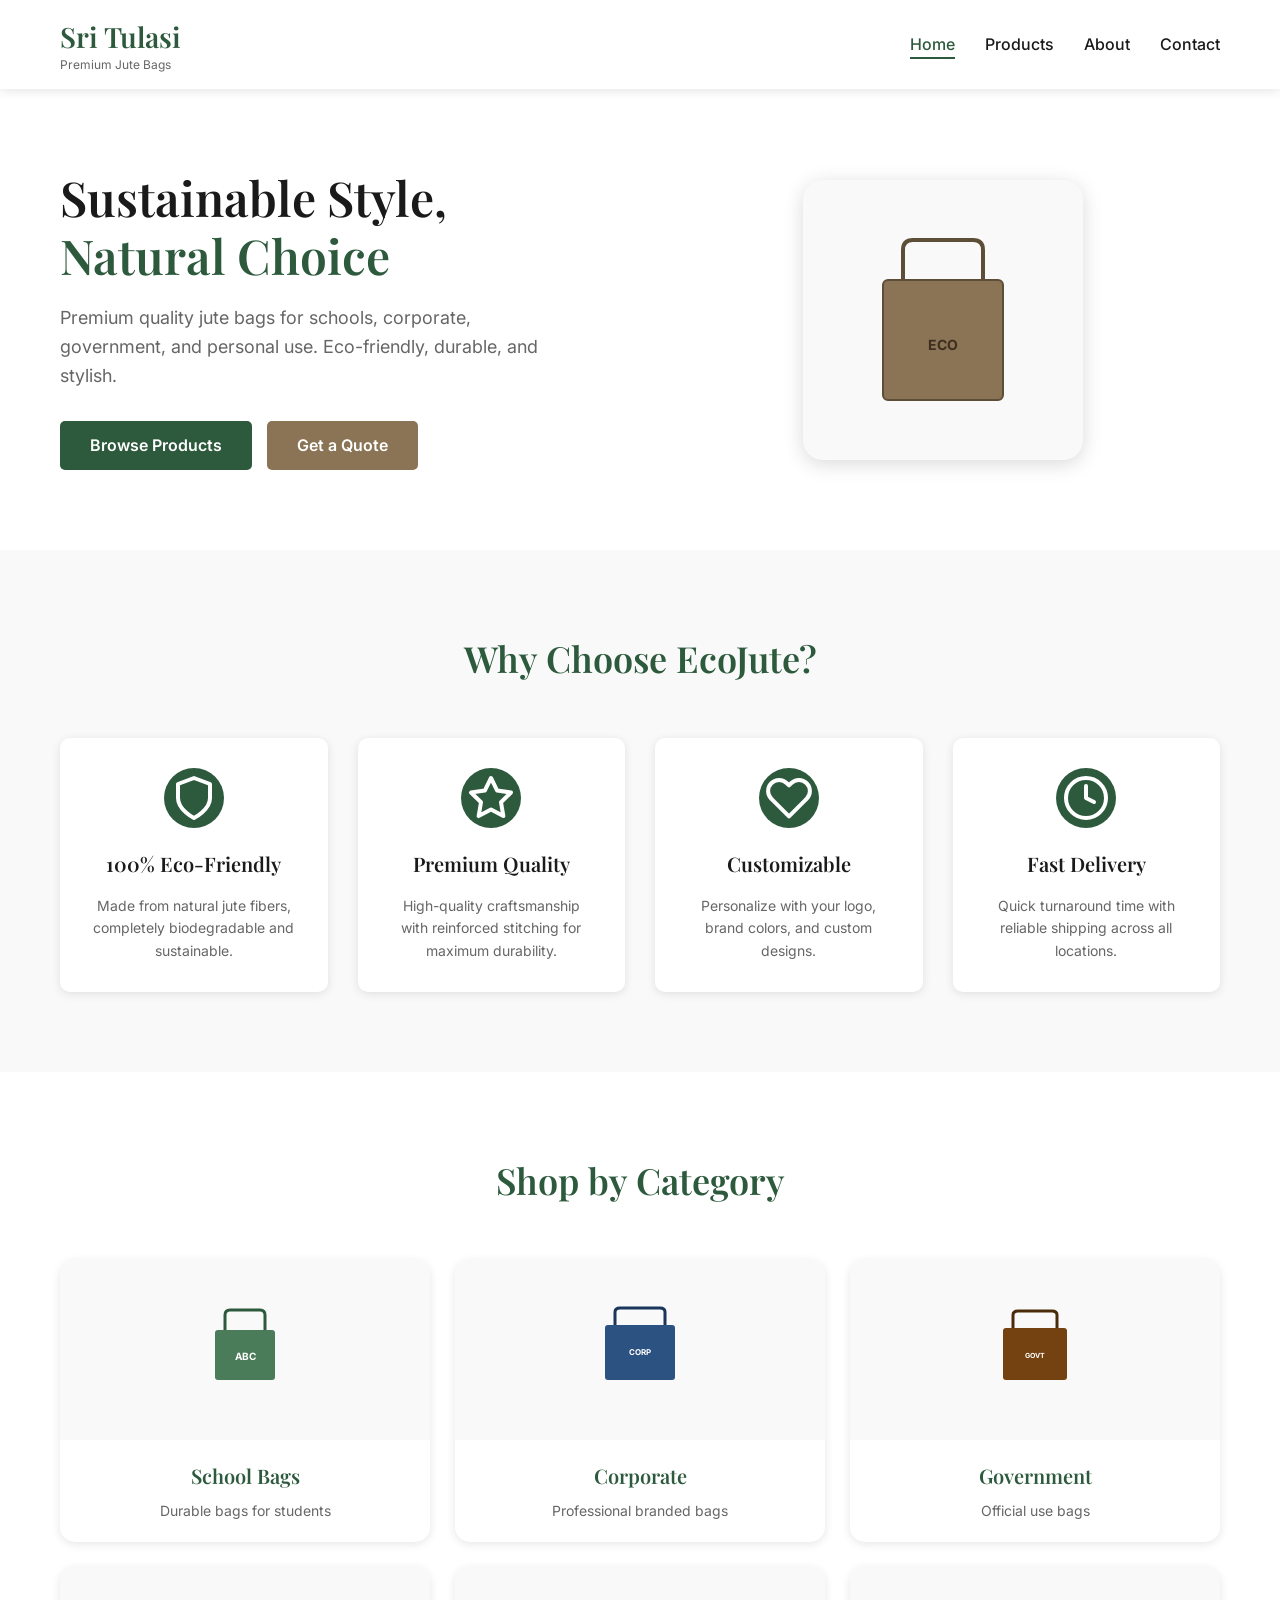
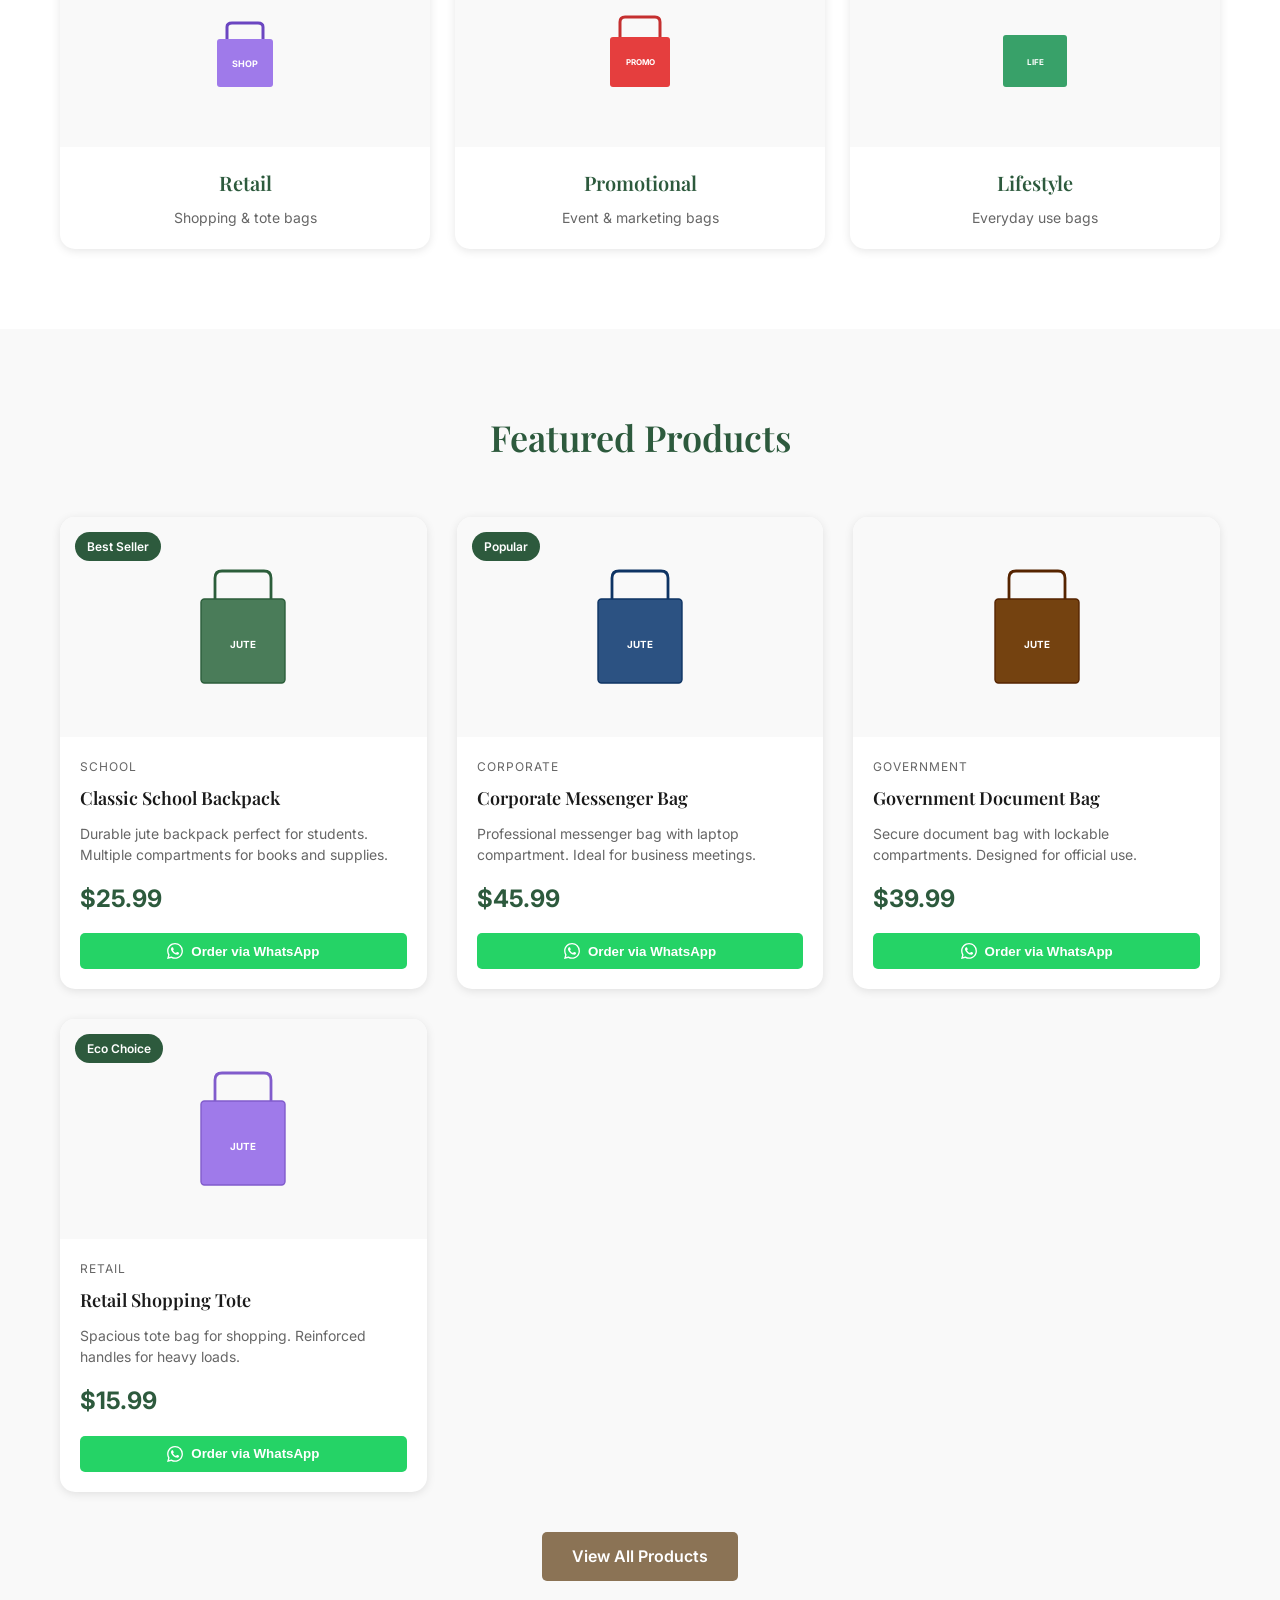
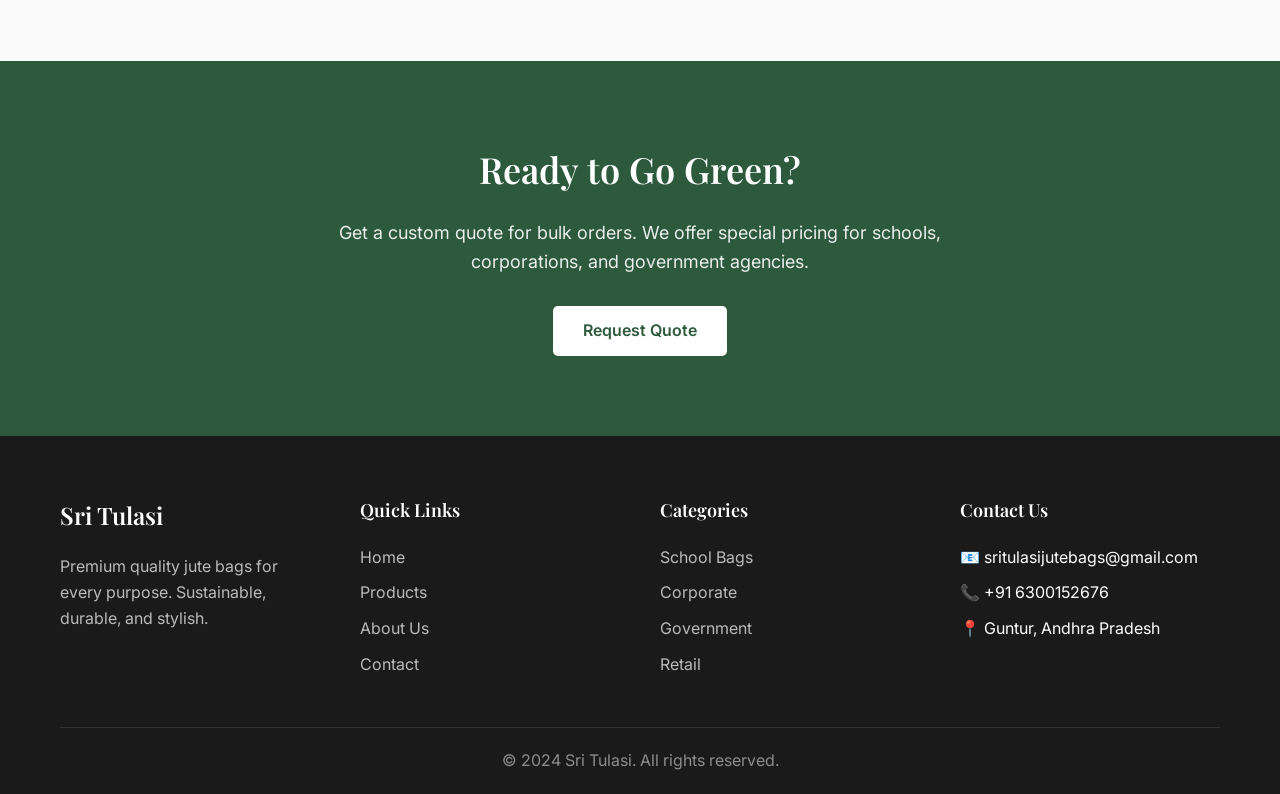
<file: index.html>
<!DOCTYPE html>
<html lang="en">
<head>
    <meta charset="UTF-8">
    <meta name="viewport" content="width=device-width, initial-scale=1.0">
    <title>EcoJute - Premium Jute Bags for Every Purpose</title>
    <link rel="stylesheet" href="styles.css">
    <link rel="preconnect" href="https://fonts.googleapis.com">
    <link rel="preconnect" href="https://fonts.gstatic.com" crossorigin>
    <link href="https://fonts.googleapis.com/css2?family=Playfair+Display:wght@400;600;700&family=Inter:wght@300;400;500;600;700&display=swap" rel="stylesheet">
</head>
<body>
    <!-- Navigation -->
    <nav class="navbar">
        <div class="nav-container">
            <div class="nav-logo">
                <h1>Sri Tulasi</h1>
                <p>Premium Jute Bags</p>
            </div>
            <ul class="nav-menu">
                <li><a href="index.html" class="active">Home</a></li>
                <li><a href="products.html">Products</a></li>
                <li><a href="about.html">About</a></li>
                <li><a href="contact.html">Contact</a></li>
            </ul>
            <div class="hamburger">
                <span></span>
                <span></span>
                <span></span>
            </div>
        </div>
    </nav>

    <!-- Hero Section -->
    <section class="hero">
        <div class="hero-content">
            <h1>Sustainable Style, <span>Natural Choice</span></h1>
            <p>Premium quality jute bags for schools, corporate, government, and personal use. Eco-friendly, durable, and stylish.</p>
            <div class="hero-buttons">
                <a href="products.html" class="btn btn-primary">Browse Products</a>
                <a href="contact.html" class="btn btn-secondary">Get a Quote</a>
            </div>
        </div>
        <div class="hero-image">
            <div class="hero-bag-showcase">
                <div class="bag-card featured">
                    <div class="bag-image">
                        <svg viewBox="0 0 200 200" class="bag-svg">
                            <rect x="40" y="60" width="120" height="120" rx="5" fill="#8B7355" stroke="#5D4E37" stroke-width="2"/>
                            <path d="M60 60 L60 30 Q60 20 70 20 L130 20 Q140 20 140 30 L140 60" fill="none" stroke="#5D4E37" stroke-width="4"/>
                            <text x="100" y="130" text-anchor="middle" fill="#3D2E1F" font-size="14" font-weight="bold">ECO</text>
                        </svg>
                    </div>
                </div>
            </div>
        </div>
    </section>

    <!-- Features Section -->
    <section class="features">
        <div class="container">
            <h2 class="section-title">Why Choose EcoJute?</h2>
            <div class="features-grid">
                <div class="feature-card">
                    <div class="feature-icon">
                        <svg xmlns="http://www.w3.org/2000/svg" width="48" height="48" viewBox="0 0 24 24" fill="none" stroke="currentColor" stroke-width="2" stroke-linecap="round" stroke-linejoin="round">
                            <path d="M12 22s8-4 8-10V5l-8-3-8 3v7c0 6 8 10 8 10z"></path>
                        </svg>
                    </div>
                    <h3>100% Eco-Friendly</h3>
                    <p>Made from natural jute fibers, completely biodegradable and sustainable.</p>
                </div>
                <div class="feature-card">
                    <div class="feature-icon">
                        <svg xmlns="http://www.w3.org/2000/svg" width="48" height="48" viewBox="0 0 24 24" fill="none" stroke="currentColor" stroke-width="2" stroke-linecap="round" stroke-linejoin="round">
                            <path d="M12 2l3.09 6.26L22 9.27l-5 4.87 1.18 6.88L12 17.77l-6.18 3.25L7 14.14 2 9.27l6.91-1.01L12 2z"></path>
                        </svg>
                    </div>
                    <h3>Premium Quality</h3>
                    <p>High-quality craftsmanship with reinforced stitching for maximum durability.</p>
                </div>
                <div class="feature-card">
                    <div class="feature-icon">
                        <svg xmlns="http://www.w3.org/2000/svg" width="48" height="48" viewBox="0 0 24 24" fill="none" stroke="currentColor" stroke-width="2" stroke-linecap="round" stroke-linejoin="round">
                            <path d="M20.84 4.61a5.5 5.5 0 0 0-7.78 0L12 5.67l-1.06-1.06a5.5 5.5 0 0 0-7.78 7.78l1.06 1.06L12 21.23l7.78-7.78 1.06-1.06a5.5 5.5 0 0 0 0-7.78z"></path>
                        </svg>
                    </div>
                    <h3>Customizable</h3>
                    <p>Personalize with your logo, brand colors, and custom designs.</p>
                </div>
                <div class="feature-card">
                    <div class="feature-icon">
                        <svg xmlns="http://www.w3.org/2000/svg" width="48" height="48" viewBox="0 0 24 24" fill="none" stroke="currentColor" stroke-width="2" stroke-linecap="round" stroke-linejoin="round">
                            <circle cx="12" cy="12" r="10"></circle>
                            <polyline points="12 6 12 12 16 14"></polyline>
                        </svg>
                    </div>
                    <h3>Fast Delivery</h3>
                    <p>Quick turnaround time with reliable shipping across all locations.</p>
                </div>
            </div>
        </div>
    </section>

    <!-- Categories Section -->
    <section class="categories">
        <div class="container">
            <h2 class="section-title">Shop by Category</h2>
            <div class="categories-grid">
                <a href="products.html?category=school" class="category-card">
                    <div class="category-image">
                        <svg viewBox="0 0 100 100" class="category-svg">
                            <rect x="20" y="30" width="60" height="50" rx="3" fill="#4A7C59"/>
                            <path d="M30 30 L30 15 Q30 10 35 10 L65 10 Q70 10 70 15 L70 30" fill="none" stroke="#2D5A3D" stroke-width="3"/>
                            <text x="50" y="60" text-anchor="middle" fill="white" font-size="10" font-weight="bold">ABC</text>
                        </svg>
                    </div>
                    <div class="category-info">
                        <h3>School Bags</h3>
                        <p>Durable bags for students</p>
                    </div>
                </a>
                <a href="products.html?category=corporate" class="category-card">
                    <div class="category-image">
                        <svg viewBox="0 0 100 100" class="category-svg">
                            <rect x="15" y="25" width="70" height="55" rx="3" fill="#2C5282"/>
                            <path d="M25 25 L25 12 Q25 8 30 8 L70 8 Q75 8 75 12 L75 25" fill="none" stroke="#1A365D" stroke-width="3"/>
                            <text x="50" y="55" text-anchor="middle" fill="white" font-size="8" font-weight="bold">CORP</text>
                        </svg>
                    </div>
                    <div class="category-info">
                        <h3>Corporate</h3>
                        <p>Professional branded bags</p>
                    </div>
                </a>
                <a href="products.html?category=government" class="category-card">
                    <div class="category-image">
                        <svg viewBox="0 0 100 100" class="category-svg">
                            <rect x="18" y="28" width="64" height="52" rx="3" fill="#744210"/>
                            <path d="M28 28 L28 15 Q28 11 33 11 L67 11 Q72 11 72 15 L72 28" fill="none" stroke="#4A2C0A" stroke-width="3"/>
                            <text x="50" y="58" text-anchor="middle" fill="white" font-size="7" font-weight="bold">GOVT</text>
                        </svg>
                    </div>
                    <div class="category-info">
                        <h3>Government</h3>
                        <p>Official use bags</p>
                    </div>
                </a>
                <a href="products.html?category=retail" class="category-card">
                    <div class="category-image">
                        <svg viewBox="0 0 100 100" class="category-svg">
                            <rect x="22" y="32" width="56" height="48" rx="3" fill="#9F7AEA"/>
                            <path d="M32 32 L32 20 Q32 16 37 16 L63 16 Q68 16 68 20 L68 32" fill="none" stroke="#6B46C1" stroke-width="3"/>
                            <text x="50" y="60" text-anchor="middle" fill="white" font-size="9" font-weight="bold">SHOP</text>
                        </svg>
                    </div>
                    <div class="category-info">
                        <h3>Retail</h3>
                        <p>Shopping & tote bags</p>
                    </div>
                </a>
                <a href="products.html?category=promotional" class="category-card">
                    <div class="category-image">
                        <svg viewBox="0 0 100 100" class="category-svg">
                            <rect x="20" y="30" width="60" height="50" rx="3" fill="#E53E3E"/>
                            <path d="M30 30 L30 15 Q30 10 35 10 L65 10 Q70 10 70 15 L70 30" fill="none" stroke="#C53030" stroke-width="3"/>
                            <text x="50" y="58" text-anchor="middle" fill="white" font-size="8" font-weight="bold">PROMO</text>
                        </svg>
                    </div>
                    <div class="category-info">
                        <h3>Promotional</h3>
                        <p>Event & marketing bags</p>
                    </div>
                </a>
                <a href="products.html?category=lifestyle" class="category-card">
                    <div class="category-image">
                        <svg viewBox="0 0 100 100" class="category-svg">
                            <rect x="18" y="28" width="64" height="52" rx="3" fill="#38A169"/>
                            <path d="M28 28 L28="15" Q28 11 33 11 L67 11 Q72 11 72 15 L72 28" fill="none" stroke="#276749" stroke-width="3"/>
                            <text x="50" y="58" text-anchor="middle" fill="white" font-size="8" font-weight="bold">LIFE</text>
                        </svg>
                    </div>
                    <div class="category-info">
                        <h3>Lifestyle</h3>
                        <p>Everyday use bags</p>
                    </div>
                </a>
            </div>
        </div>
    </section>

    <!-- Featured Products -->
    <section class="featured-products">
        <div class="container">
            <h2 class="section-title">Featured Products</h2>
            <div class="products-grid" id="featured-products-grid">
                <!-- Products will be loaded dynamically -->
            </div>
            <div class="text-center">
                <a href="products.html" class="btn btn-secondary">View All Products</a>
            </div>
        </div>
    </section>

    <!-- CTA Section -->
    <section class="cta">
        <div class="container">
            <div class="cta-content">
                <h2>Ready to Go Green?</h2>
                <p>Get a custom quote for bulk orders. We offer special pricing for schools, corporations, and government agencies.</p>
                <a href="contact.html" class="btn btn-primary">Request Quote</a>
            </div>
        </div>
    </section>

    <!-- Footer -->
    <footer class="footer">
        <div class="container">
            <div class="footer-grid">
                <div class="footer-section">
                    <h3>Sri Tulasi</h3>
                    <p>Premium quality jute bags for every purpose. Sustainable, durable, and stylish.</p>
                </div>
                <div class="footer-section">
                    <h4>Quick Links</h4>
                    <ul>
                        <li><a href="index.html">Home</a></li>
                        <li><a href="products.html">Products</a></li>
                        <li><a href="about.html">About Us</a></li>
                        <li><a href="contact.html">Contact</a></li>
                    </ul>
                </div>
                <div class="footer-section">
                    <h4>Categories</h4>
                    <ul>
                        <li><a href="products.html?category=school">School Bags</a></li>
                        <li><a href="products.html?category=corporate">Corporate</a></li>
                        <li><a href="products.html?category=government">Government</a></li>
                        <li><a href="products.html?category=retail">Retail</a></li>
                    </ul>
                </div>
                <div class="footer-section">
                    <h4>Contact Us</h4>
                    <ul>
                        <li>📧 sritulasijutebags@gmail.com</li>
                        <li>📞 +91 6300152676</li>
                        <li>📍 Guntur, Andhra Pradesh</li>
                    </ul>
                </div>
            </div>
            <div class="footer-bottom">
                <p>&copy; 2024 Sri Tulasi. All rights reserved.</p>
            </div>
        </div>
    </footer>

    <script src="script.js"></script>
</body>
</html>
</file>
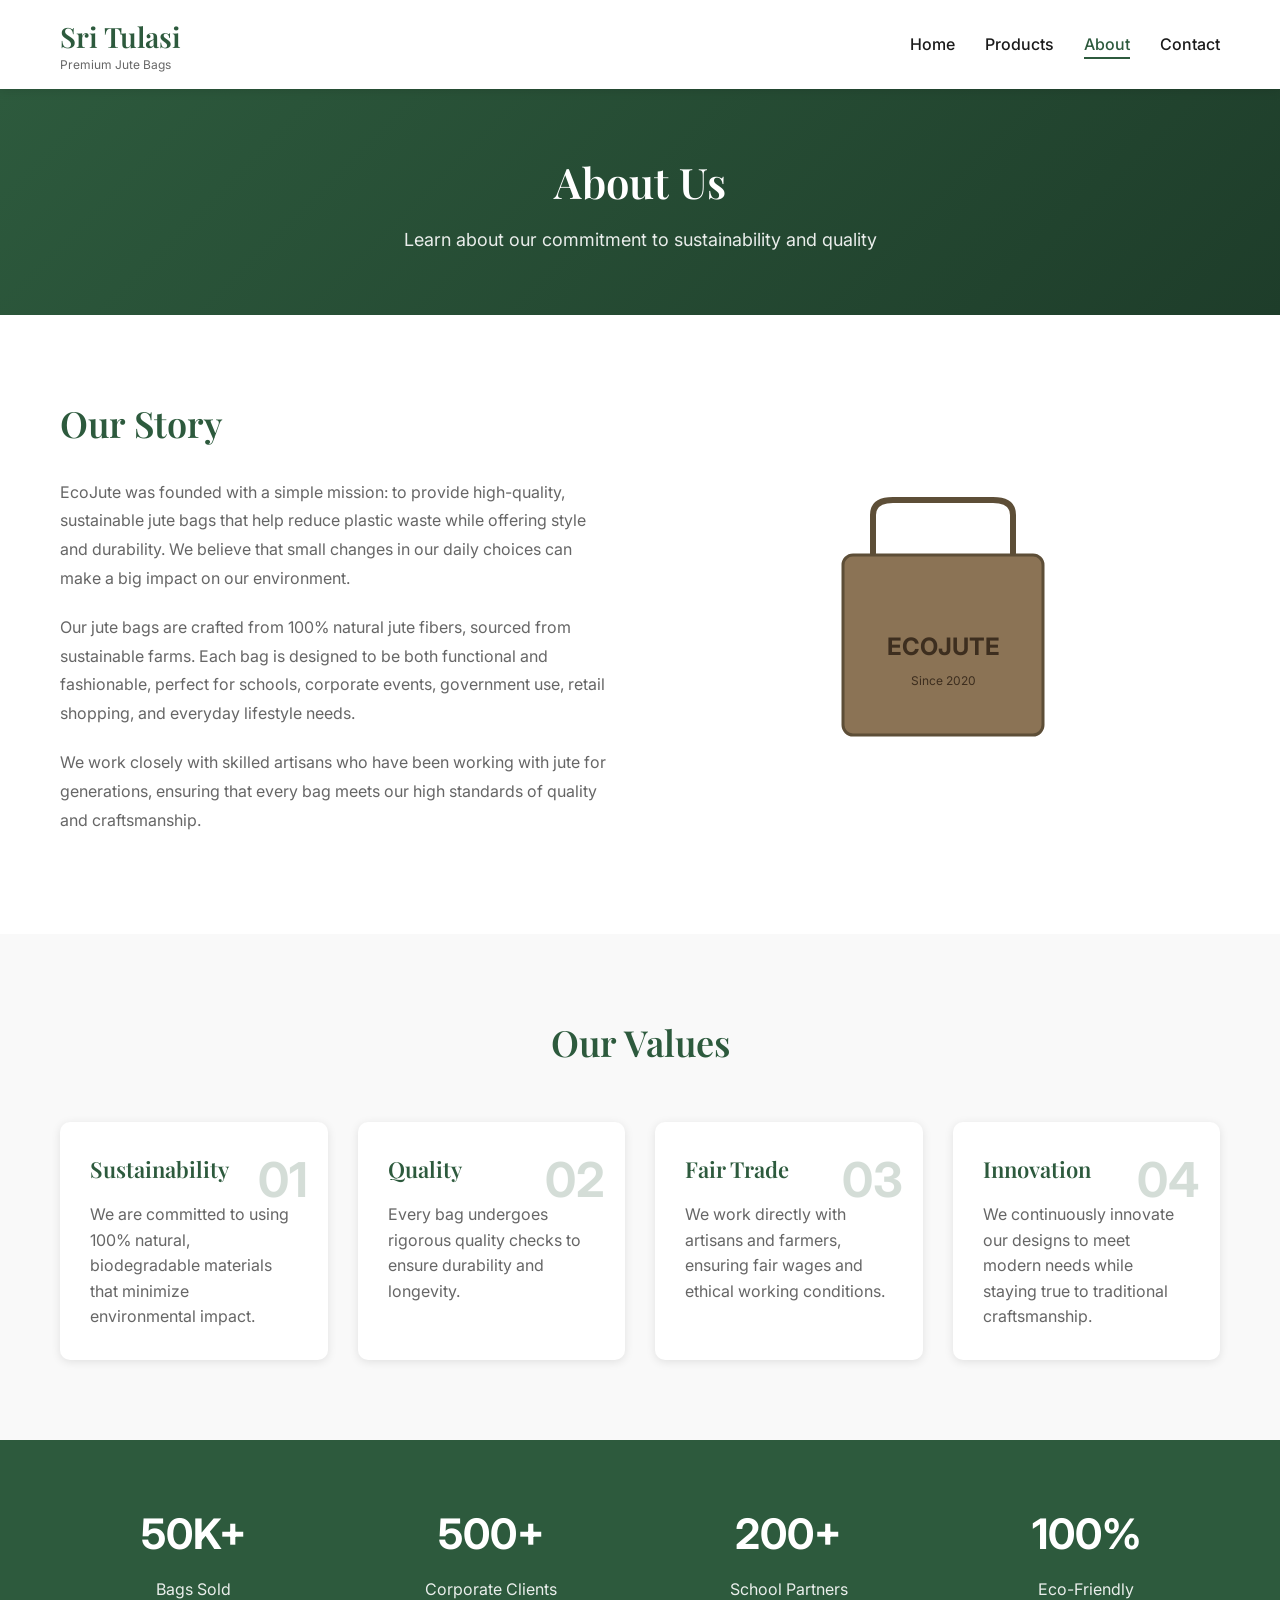
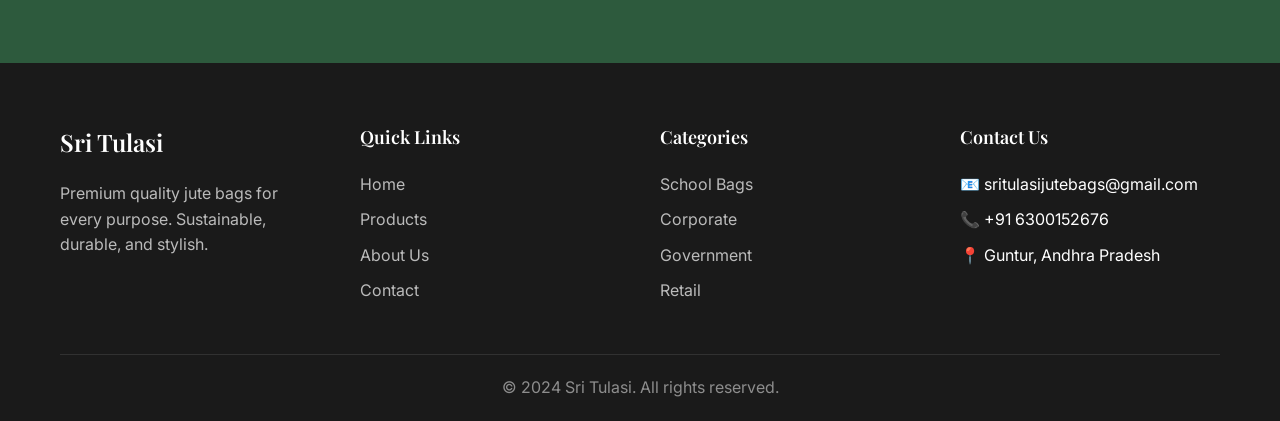
<file: about.html>
<!DOCTYPE html>
<html lang="en">
<head>
    <meta charset="UTF-8">
    <meta name="viewport" content="width=device-width, initial-scale=1.0">
    <title>About Us - EcoJute</title>
    <link rel="stylesheet" href="styles.css">
    <link rel="preconnect" href="https://fonts.googleapis.com">
    <link rel="preconnect" href="https://fonts.gstatic.com" crossorigin>
    <link href="https://fonts.googleapis.com/css2?family=Playfair+Display:wght@400;600;700&family=Inter:wght@300;400;500;600;700&display=swap" rel="stylesheet">
</head>
<body>
    <!-- Navigation -->
    <nav class="navbar">
        <div class="nav-container">
            <div class="nav-logo">
                <h1>Sri Tulasi</h1>
                <p>Premium Jute Bags</p>
            </div>
            <ul class="nav-menu">
                <li><a href="index.html">Home</a></li>
                <li><a href="products.html">Products</a></li>
                <li><a href="about.html" class="active">About</a></li>
                <li><a href="contact.html">Contact</a></li>
            </ul>
            <div class="hamburger">
                <span></span>
                <span></span>
                <span></span>
            </div>
        </div>
    </nav>

    <!-- Page Header -->
    <section class="page-header">
        <div class="container">
            <h1>About Us</h1>
            <p>Learn about our commitment to sustainability and quality</p>
        </div>
    </section>

    <!-- About Content -->
    <section class="about-section">
        <div class="container">
            <div class="about-content">
                <div class="about-text">
                    <h2>Our Story</h2>
                    <p>EcoJute was founded with a simple mission: to provide high-quality, sustainable jute bags that help reduce plastic waste while offering style and durability. We believe that small changes in our daily choices can make a big impact on our environment.</p>
                    <p>Our jute bags are crafted from 100% natural jute fibers, sourced from sustainable farms. Each bag is designed to be both functional and fashionable, perfect for schools, corporate events, government use, retail shopping, and everyday lifestyle needs.</p>
                    <p>We work closely with skilled artisans who have been working with jute for generations, ensuring that every bag meets our high standards of quality and craftsmanship.</p>
                </div>
                <div class="about-image">
                    <div class="about-visual">
                        <svg viewBox="0 0 300 300" class="about-svg">
                            <rect x="50" y="80" width="200" height="180" rx="10" fill="#8B7355" stroke="#5D4E37" stroke-width="3"/>
                            <path d="M80 80 L80 40 Q80 25 100 25 L200 25 Q220 25 220 40 L220 80" fill="none" stroke="#5D4E37" stroke-width="6"/>
                            <text x="150" y="180" text-anchor="middle" fill="#3D2E1F" font-size="24" font-weight="bold">ECOJUTE</text>
                            <text x="150" y="210" text-anchor="middle" fill="#3D2E1F" font-size="12">Since 2020</text>
                        </svg>
                    </div>
                </div>
            </div>
        </div>
    </section>

    <!-- Values Section -->
    <section class="values-section">
        <div class="container">
            <h2 class="section-title">Our Values</h2>
            <div class="values-grid">
                <div class="value-card">
                    <div class="value-number">01</div>
                    <h3>Sustainability</h3>
                    <p>We are committed to using 100% natural, biodegradable materials that minimize environmental impact.</p>
                </div>
                <div class="value-card">
                    <div class="value-number">02</div>
                    <h3>Quality</h3>
                    <p>Every bag undergoes rigorous quality checks to ensure durability and longevity.</p>
                </div>
                <div class="value-card">
                    <div class="value-number">03</div>
                    <h3>Fair Trade</h3>
                    <p>We work directly with artisans and farmers, ensuring fair wages and ethical working conditions.</p>
                </div>
                <div class="value-card">
                    <div class="value-number">04</div>
                    <h3>Innovation</h3>
                    <p>We continuously innovate our designs to meet modern needs while staying true to traditional craftsmanship.</p>
                </div>
            </div>
        </div>
    </section>

    <!-- Stats Section -->
    <section class="stats-section">
        <div class="container">
            <div class="stats-grid">
                <div class="stat-item">
                    <div class="stat-number">50K+</div>
                    <div class="stat-label">Bags Sold</div>
                </div>
                <div class="stat-item">
                    <div class="stat-number">500+</div>
                    <div class="stat-label">Corporate Clients</div>
                </div>
                <div class="stat-item">
                    <div class="stat-number">200+</div>
                    <div class="stat-label">School Partners</div>
                </div>
                <div class="stat-item">
                    <div class="stat-number">100%</div>
                    <div class="stat-label">Eco-Friendly</div>
                </div>
            </div>
        </div>
    </section>

    <!-- Footer -->
    <footer class="footer">
        <div class="container">
            <div class="footer-grid">
                <div class="footer-section">
                    <h3>Sri Tulasi</h3>
                    <p>Premium quality jute bags for every purpose. Sustainable, durable, and stylish.</p>
                </div>
                <div class="footer-section">
                    <h4>Quick Links</h4>
                    <ul>
                        <li><a href="index.html">Home</a></li>
                        <li><a href="products.html">Products</a></li>
                        <li><a href="about.html">About Us</a></li>
                        <li><a href="contact.html">Contact</a></li>
                    </ul>
                </div>
                <div class="footer-section">
                    <h4>Categories</h4>
                    <ul>
                        <li><a href="products.html?category=school">School Bags</a></li>
                        <li><a href="products.html?category=corporate">Corporate</a></li>
                        <li><a href="products.html?category=government">Government</a></li>
                        <li><a href="products.html?category=retail">Retail</a></li>
                    </ul>
                </div>
                <div class="footer-section">
                    <h4>Contact Us</h4>
                    <ul>
                        <li>📧 sritulasijutebags@gmail.com</li>
                        <li>📞 +91 6300152676</li>
                        <li>📍 Guntur, Andhra Pradesh</li>
                    </ul>
                </div>
            </div>
            <div class="footer-bottom">
                <p>&copy; 2024 Sri Tulasi. All rights reserved.</p>
            </div>
        </div>
    </footer>

    <script src="script.js"></script>
</body>
</html>
</file>
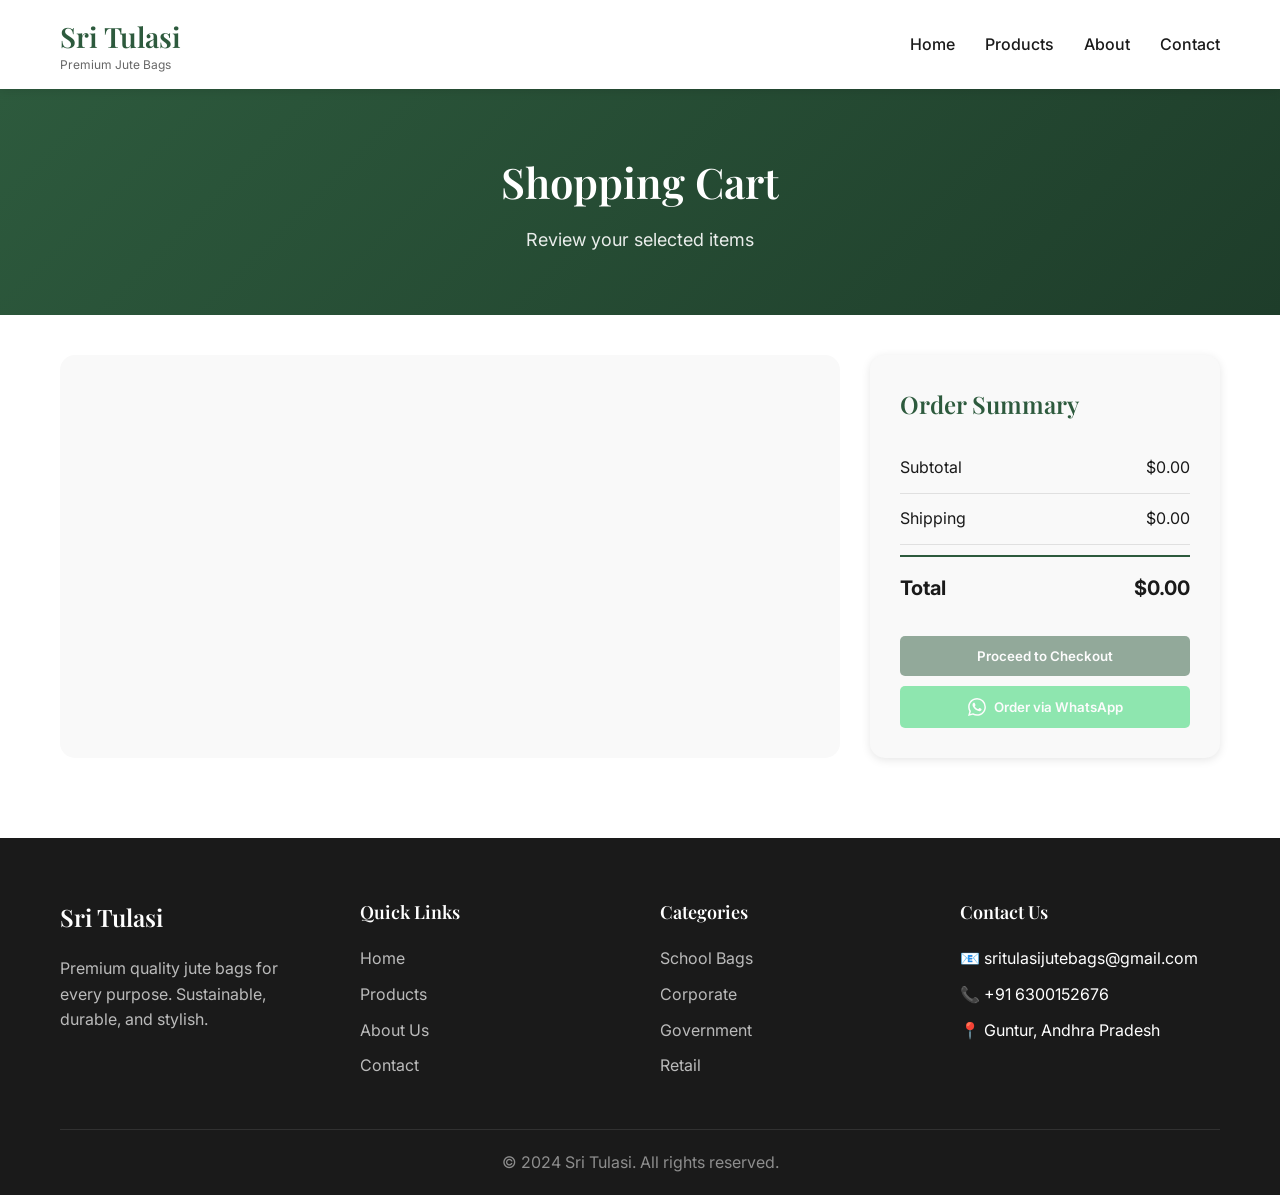
<file: cart.html>
<!DOCTYPE html>
<html lang="en">
<head>
    <meta charset="UTF-8">
    <meta name="viewport" content="width=device-width, initial-scale=1.0">
    <title>Shopping Cart - EcoJute</title>
    <link rel="stylesheet" href="styles.css">
    <link rel="preconnect" href="https://fonts.googleapis.com">
    <link rel="preconnect" href="https://fonts.gstatic.com" crossorigin>
    <link href="https://fonts.googleapis.com/css2?family=Playfair+Display:wght@400;600;700&family=Inter:wght@300;400;500;600;700&display=swap" rel="stylesheet">
</head>
<body>
    <!-- Navigation -->
    <nav class="navbar">
        <div class="nav-container">
            <div class="nav-logo">
                <h1>Sri Tulasi</h1>
                <p>Premium Jute Bags</p>
            </div>
            <ul class="nav-menu">
                <li><a href="index.html">Home</a></li>
                <li><a href="products.html">Products</a></li>
                <li><a href="about.html">About</a></li>
                <li><a href="contact.html">Contact</a></li>
            </ul>
            <div class="hamburger">
                <span></span>
                <span></span>
                <span></span>
            </div>
        </div>
    </nav>

    <!-- Page Header -->
    <section class="page-header">
        <div class="container">
            <h1>Shopping Cart</h1>
            <p>Review your selected items</p>
        </div>
    </section>

    <!-- Cart Section -->
    <section class="cart-section">
        <div class="container">
            <div class="cart-grid">
                <div class="cart-items">
                    <div id="cart-items-container">
                        <!-- Cart items will be loaded dynamically -->
                    </div>
                    <div id="empty-cart" class="empty-cart" style="display: none;">
                        <svg viewBox="0 0 100 100" class="empty-cart-svg">
                            <circle cx="50" cy="50" r="40" fill="#E2E8F0"/>
                            <path d="M30 35 L70 35 L65 75 L35 75 Z" fill="none" stroke="#94A3B8" stroke-width="3"/>
                            <path d="M35 35 L35 25 Q35 20 40 20 L60 20 Q65 20 65 25 L65 35" fill="none" stroke="#94A3B8" stroke-width="3"/>
                        </svg>
                        <h3>Your cart is empty</h3>
                        <p>Browse our products to add items to your cart</p>
                        <a href="products.html" class="btn btn-primary">Shop Now</a>
                    </div>
                </div>

                <div class="cart-summary">
                    <div class="summary-card">
                        <h2>Order Summary</h2>
                        <div class="summary-row">
                            <span>Subtotal</span>
                            <span id="subtotal">$0.00</span>
                        </div>
                        <div class="summary-row">
                            <span>Shipping</span>
                            <span id="shipping">$0.00</span>
                        </div>
                        <div class="summary-row total">
                            <span>Total</span>
                            <span id="total">$0.00</span>
                        </div>
                        <button id="checkout-btn" class="btn btn-primary" disabled>Proceed to Checkout</button>
                        <button id="whatsapp-checkout-btn" class="btn whatsapp-checkout-btn" disabled onclick="orderCartViaWhatsApp()">
                            <svg xmlns="http://www.w3.org/2000/svg" width="18" height="18" viewBox="0 0 24 24" fill="currentColor">
                                <path d="M17.472 14.382c-.297-.149-1.758-.867-2.03-.967-.273-.099-.471-.148-.67.15-.197.297-.767.966-.94 1.164-.173.199-.347.223-.644.075-.297-.15-1.255-.463-2.39-1.475-.883-.788-1.48-1.761-1.653-2.059-.173-.297-.018-.458.13-.606.134-.133.298-.347.446-.52.149-.174.198-.298.298-.497.099-.198.05-.371-.025-.52-.075-.149-.669-1.612-.916-2.207-.242-.579-.487-.5-.669-.51-.173-.008-.371-.01-.57-.01-.198 0-.52.074-.792.372-.272.297-1.04 1.016-1.04 2.479 0 1.462 1.065 2.875 1.213 3.074.149.198 2.096 3.2 5.077 4.487.709.306 1.262.489 1.694.625.712.227 1.36.195 1.871.118.571-.085 1.758-.719 2.006-1.413.248-.694.248-1.289.173-1.413-.074-.124-.272-.198-.57-.347m-5.421 7.403h-.004a9.87 9.87 0 01-5.031-1.378l-.361-.214-3.741.982.998-3.648-.235-.374a9.86 9.86 0 01-1.51-5.26c.001-5.45 4.436-9.884 9.888-9.884 2.64 0 5.122 1.03 6.988 2.898a9.825 9.825 0 012.893 6.994c-.003 5.45-4.437 9.884-9.885 9.884m8.413-18.297A11.815 11.815 0 0012.05 0C5.495 0 .16 5.335.157 11.892c0 2.096.547 4.142 1.588 5.945L.057 24l6.305-1.654a11.882 11.882 0 005.683 1.448h.005c6.554 0 11.89-5.335 11.893-11.893a11.821 11.821 0 00-3.48-8.413z"/>
                            </svg>
                            Order via WhatsApp
                        </button>
                    </div>
                </div>
            </div>
        </div>
    </section>

    <!-- Checkout Modal -->
    <div id="checkout-modal" class="modal">
        <div class="modal-content">
            <div class="modal-header">
                <h2>Complete Your Order</h2>
                <button class="close-modal">&times;</button>
            </div>
            <form id="checkout-form">
                <div class="form-group">
                    <label for="checkout-name">Full Name *</label>
                    <input type="text" id="checkout-name" name="name" required>
                </div>
                <div class="form-group">
                    <label for="checkout-email">Email Address *</label>
                    <input type="email" id="checkout-email" name="email" required>
                </div>
                <div class="form-group">
                    <label for="checkout-phone">Phone Number *</label>
                    <input type="tel" id="checkout-phone" name="phone" required>
                </div>
                <div class="form-group">
                    <label for="checkout-address">Shipping Address *</label>
                    <textarea id="checkout-address" name="address" rows="3" required></textarea>
                </div>
                <div class="form-group">
                    <label for="checkout-notes">Order Notes (Optional)</label>
                    <textarea id="checkout-notes" name="notes" rows="2" placeholder="Any special instructions..."></textarea>
                </div>
                <div class="order-summary-mini">
                    <div class="summary-row">
                        <span>Total Amount:</span>
                        <span id="modal-total">$0.00</span>
                    </div>
                </div>
                <button type="submit" class="btn btn-primary">Place Order</button>
            </form>
        </div>
    </div>

    <!-- Footer -->
    <footer class="footer">
        <div class="container">
            <div class="footer-grid">
                <div class="footer-section">
                    <h3>Sri Tulasi</h3>
                    <p>Premium quality jute bags for every purpose. Sustainable, durable, and stylish.</p>
                </div>
                <div class="footer-section">
                    <h4>Quick Links</h4>
                    <ul>
                        <li><a href="index.html">Home</a></li>
                        <li><a href="products.html">Products</a></li>
                        <li><a href="about.html">About Us</a></li>
                        <li><a href="contact.html">Contact</a></li>
                    </ul>
                </div>
                <div class="footer-section">
                    <h4>Categories</h4>
                    <ul>
                        <li><a href="products.html?category=school">School Bags</a></li>
                        <li><a href="products.html?category=corporate">Corporate</a></li>
                        <li><a href="products.html?category=government">Government</a></li>
                        <li><a href="products.html?category=retail">Retail</a></li>
                    </ul>
                </div>
                <div class="footer-section">
                    <h4>Contact Us</h4>
                    <ul>
                        <li>📧 sritulasijutebags@gmail.com</li>
                        <li>📞 +91 6300152676</li>
                        <li>📍 Guntur, Andhra Pradesh</li>
                    </ul>
                </div>
            </div>
            <div class="footer-bottom">
                <p>&copy; 2024 Sri Tulasi. All rights reserved.</p>
            </div>
        </div>
    </footer>

    <script src="script.js"></script>
</body>
</html>
</file>
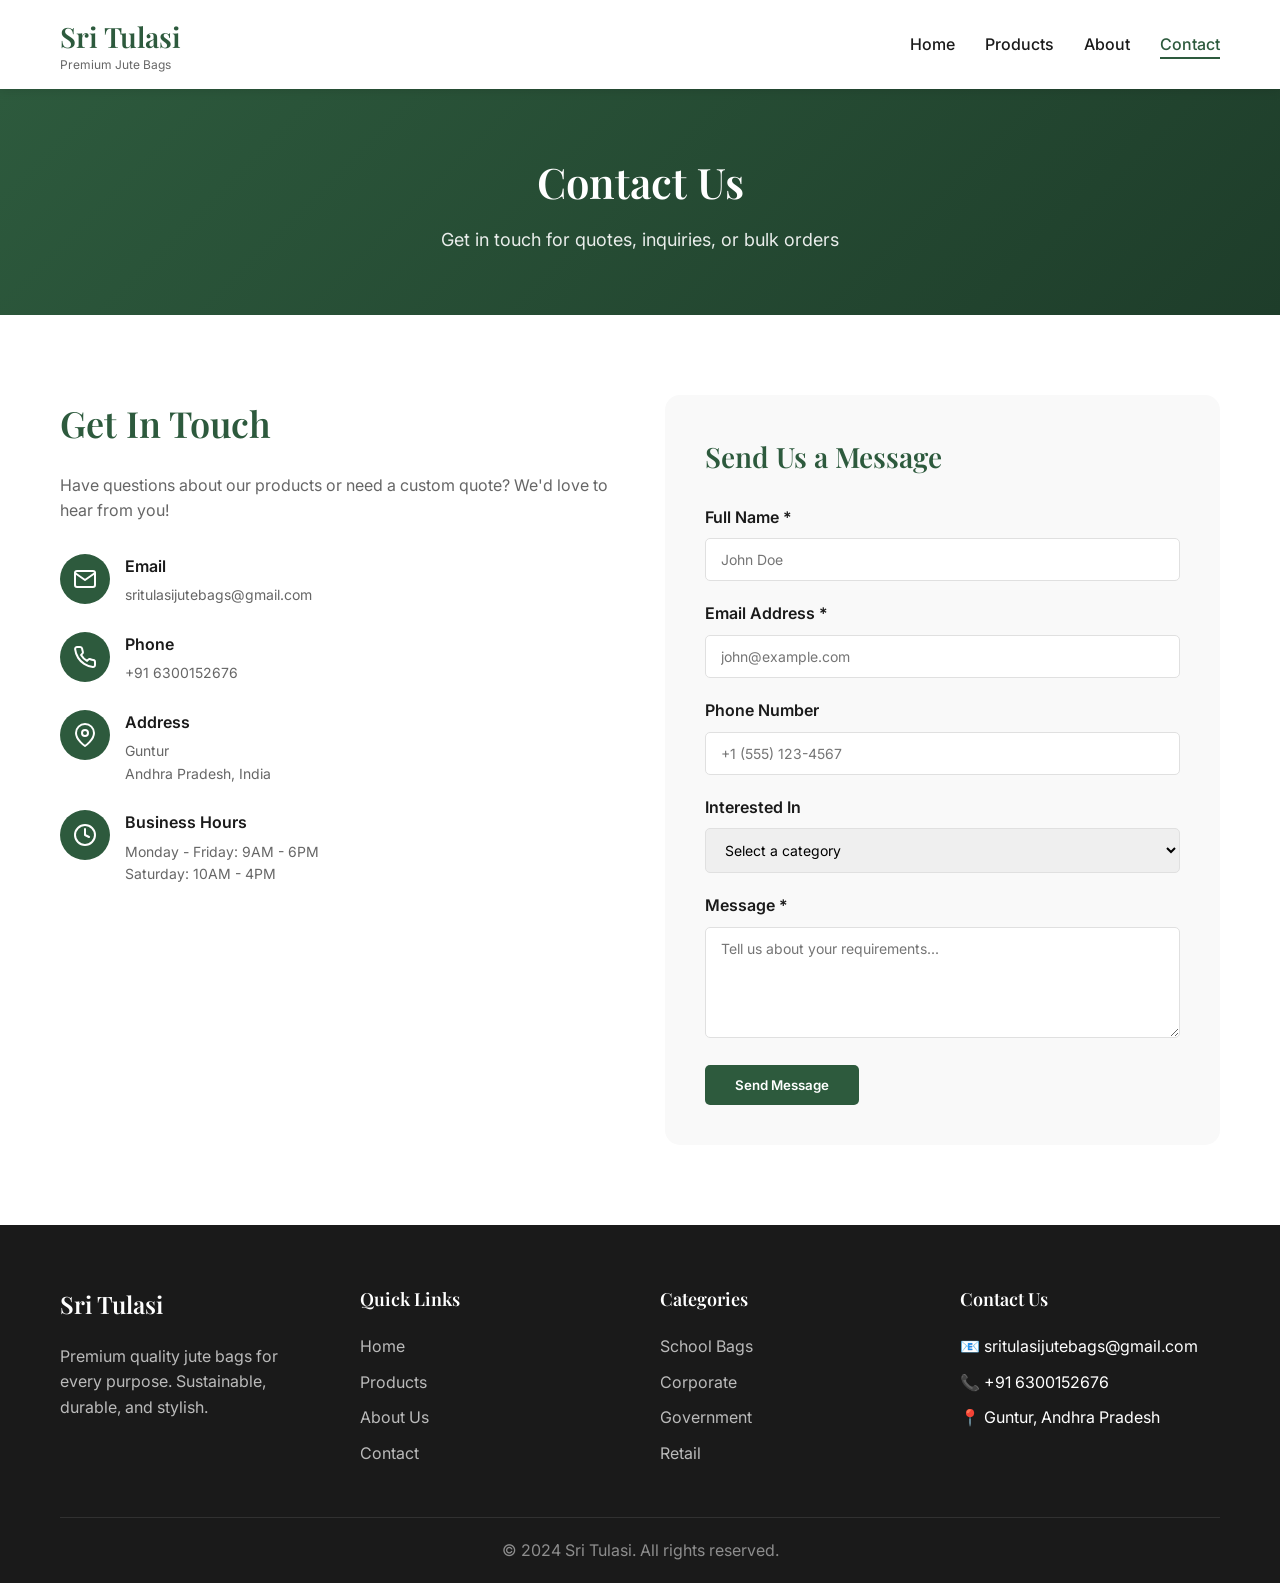
<file: contact.html>
<!DOCTYPE html>
<html lang="en">
<head>
    <meta charset="UTF-8">
    <meta name="viewport" content="width=device-width, initial-scale=1.0">
    <title>Contact Us - EcoJute</title>
    <link rel="stylesheet" href="styles.css">
    <link rel="preconnect" href="https://fonts.googleapis.com">
    <link rel="preconnect" href="https://fonts.gstatic.com" crossorigin>
    <link href="https://fonts.googleapis.com/css2?family=Playfair+Display:wght@400;600;700&family=Inter:wght@300;400;500;600;700&display=swap" rel="stylesheet">
</head>
<body>
    <!-- Navigation -->
    <nav class="navbar">
        <div class="nav-container">
            <div class="nav-logo">
                <h1>Sri Tulasi</h1>
                <p>Premium Jute Bags</p>
            </div>
            <ul class="nav-menu">
                <li><a href="index.html">Home</a></li>
                <li><a href="products.html">Products</a></li>
                <li><a href="about.html">About</a></li>
                <li><a href="contact.html" class="active">Contact</a></li>
            </ul>
            <div class="hamburger">
                <span></span>
                <span></span>
                <span></span>
            </div>
        </div>
    </nav>

    <!-- Page Header -->
    <section class="page-header">
        <div class="container">
            <h1>Contact Us</h1>
            <p>Get in touch for quotes, inquiries, or bulk orders</p>
        </div>
    </section>

    <!-- Contact Section -->
    <section class="contact-section">
        <div class="container">
            <div class="contact-grid">
                <div class="contact-info">
                    <h2>Get In Touch</h2>
                    <p>Have questions about our products or need a custom quote? We'd love to hear from you!</p>
                    
                    <div class="contact-details">
                        <div class="contact-item">
                            <div class="contact-icon">
                                <svg xmlns="http://www.w3.org/2000/svg" width="24" height="24" viewBox="0 0 24 24" fill="none" stroke="currentColor" stroke-width="2" stroke-linecap="round" stroke-linejoin="round">
                                    <path d="M4 4h16c1.1 0 2 .9 2 2v12c0 1.1-.9 2-2 2H4c-1.1 0-2-.9-2-2V6c0-1.1.9-2 2-2z"></path>
                                    <polyline points="22,6 12,13 2,6"></polyline>
                                </svg>
                            </div>
                            <div class="contact-text">
                                <h4>Email</h4>
                                <p>sritulasijutebags@gmail.com</p>
                            </div>
                        </div>
                        <div class="contact-item">
                            <div class="contact-icon">
                                <svg xmlns="http://www.w3.org/2000/svg" width="24" height="24" viewBox="0 0 24 24" fill="none" stroke="currentColor" stroke-width="2" stroke-linecap="round" stroke-linejoin="round">
                                    <path d="M22 16.92v3a2 2 0 0 1-2.18 2 19.79 19.79 0 0 1-8.63-3.07 19.5 19.5 0 0 1-6-6 19.79 19.79 0 0 1-3.07-8.67A2 2 0 0 1 4.11 2h3a2 2 0 0 1 2 1.72 12.84 12.84 0 0 0 .7 2.81 2 2 0 0 1-.45 2.11L8.09 9.91a16 16 0 0 0 6 6l1.27-1.27a2 2 0 0 1 2.11-.45 12.84 12.84 0 0 0 2.81.7A2 2 0 0 1 22 16.92z"></path>
                                </svg>
                            </div>
                            <div class="contact-text">
                                <h4>Phone</h4>
                                <p>+91 6300152676</p>
                            </div>
                        </div>
                        <div class="contact-item">
                            <div class="contact-icon">
                                <svg xmlns="http://www.w3.org/2000/svg" width="24" height="24" viewBox="0 0 24 24" fill="none" stroke="currentColor" stroke-width="2" stroke-linecap="round" stroke-linejoin="round">
                                    <path d="M21 10c0 7-9 13-9 13s-9-6-9-13a9 9 0 0 1 18 0z"></path>
                                    <circle cx="12" cy="10" r="3"></circle>
                                </svg>
                            </div>
                            <div class="contact-text">
                                <h4>Address</h4>
                                <p>Guntur</p>
                                <p>Andhra Pradesh, India</p>
                            </div>
                        </div>
                        <div class="contact-item">
                            <div class="contact-icon">
                                <svg xmlns="http://www.w3.org/2000/svg" width="24" height="24" viewBox="0 0 24 24" fill="none" stroke="currentColor" stroke-width="2" stroke-linecap="round" stroke-linejoin="round">
                                    <circle cx="12" cy="12" r="10"></circle>
                                    <polyline points="12 6 12 12 16 14"></polyline>
                                </svg>
                            </div>
                            <div class="contact-text">
                                <h4>Business Hours</h4>
                                <p>Monday - Friday: 9AM - 6PM</p>
                                <p>Saturday: 10AM - 4PM</p>
                            </div>
                        </div>
                    </div>
                </div>

                <div class="contact-form">
                    <h2>Send Us a Message</h2>
                    <form id="contact-form">
                        <div class="form-group">
                            <label for="name">Full Name *</label>
                            <input type="text" id="name" name="name" required placeholder="John Doe">
                        </div>
                        <div class="form-group">
                            <label for="email">Email Address *</label>
                            <input type="email" id="email" name="email" required placeholder="john@example.com">
                        </div>
                        <div class="form-group">
                            <label for="phone">Phone Number</label>
                            <input type="tel" id="phone" name="phone" placeholder="+1 (555) 123-4567">
                        </div>
                        <div class="form-group">
                            <label for="category">Interested In</label>
                            <select id="category" name="category">
                                <option value="">Select a category</option>
                                <option value="school">School Bags</option>
                                <option value="corporate">Corporate Bags</option>
                                <option value="government">Government Bags</option>
                                <option value="retail">Retail Bags</option>
                                <option value="promotional">Promotional Bags</option>
                                <option value="lifestyle">Lifestyle Bags</option>
                                <option value="bulk">Bulk Order</option>
                                <option value="custom">Custom Design</option>
                            </select>
                        </div>
                        <div class="form-group">
                            <label for="message">Message *</label>
                            <textarea id="message" name="message" rows="5" required placeholder="Tell us about your requirements..."></textarea>
                        </div>
                        <button type="submit" class="btn btn-primary">Send Message</button>
                    </form>
                </div>
            </div>
        </div>
    </section>

    <!-- Footer -->
    <footer class="footer">
        <div class="container">
            <div class="footer-grid">
                <div class="footer-section">
                    <h3>Sri Tulasi</h3>
                    <p>Premium quality jute bags for every purpose. Sustainable, durable, and stylish.</p>
                </div>
                <div class="footer-section">
                    <h4>Quick Links</h4>
                    <ul>
                        <li><a href="index.html">Home</a></li>
                        <li><a href="products.html">Products</a></li>
                        <li><a href="about.html">About Us</a></li>
                        <li><a href="contact.html">Contact</a></li>
                    </ul>
                </div>
                <div class="footer-section">
                    <h4>Categories</h4>
                    <ul>
                        <li><a href="products.html?category=school">School Bags</a></li>
                        <li><a href="products.html?category=corporate">Corporate</a></li>
                        <li><a href="products.html?category=government">Government</a></li>
                        <li><a href="products.html?category=retail">Retail</a></li>
                    </ul>
                </div>
                <div class="footer-section">
                    <h4>Contact Us</h4>
                    <ul>
                        <li>📧 sritulasijutebags@gmail.com</li>
                        <li>📞 +91 6300152676</li>
                        <li>📍 Guntur, Andhra Pradesh</li>
                    </ul>
                </div>
            </div>
            <div class="footer-bottom">
                <p>&copy; 2024 Sri Tulasi. All rights reserved.</p>
            </div>
        </div>
    </footer>

    <script src="script.js"></script>
</body>
</html>
</file>
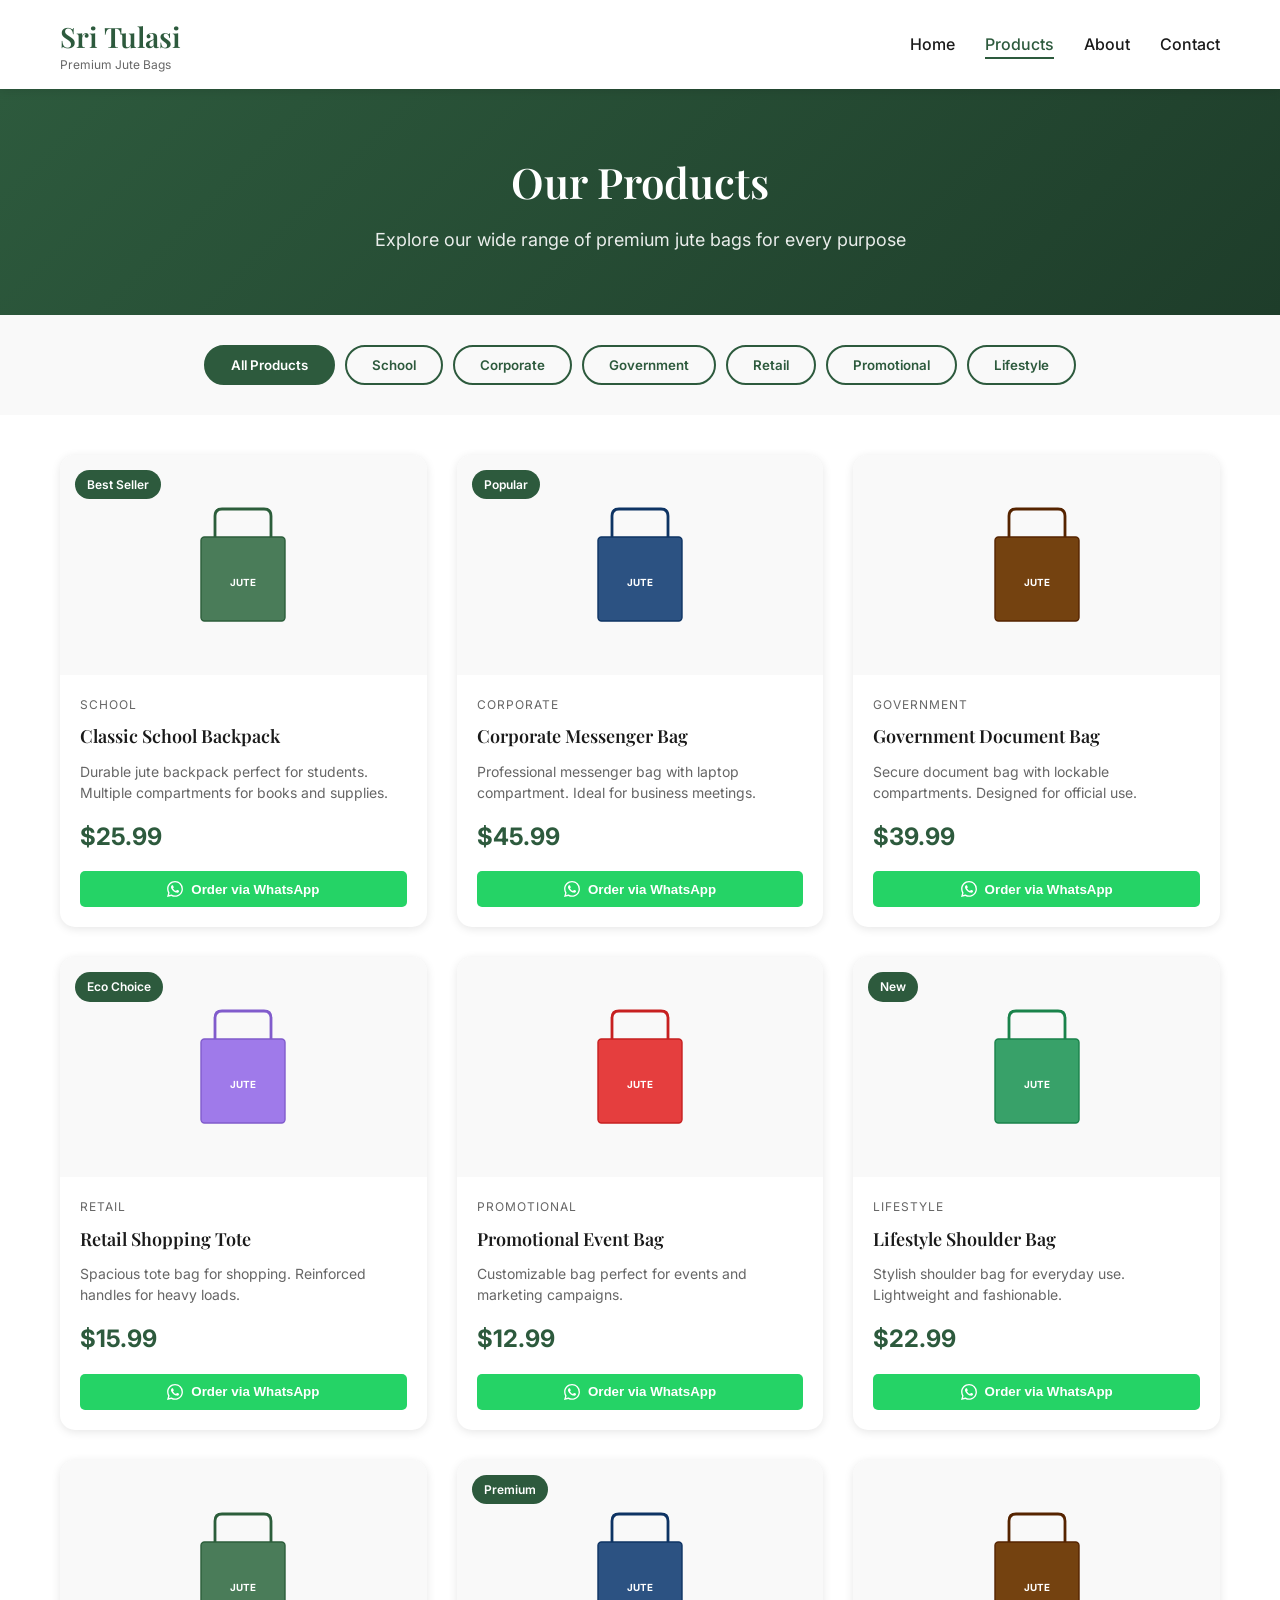
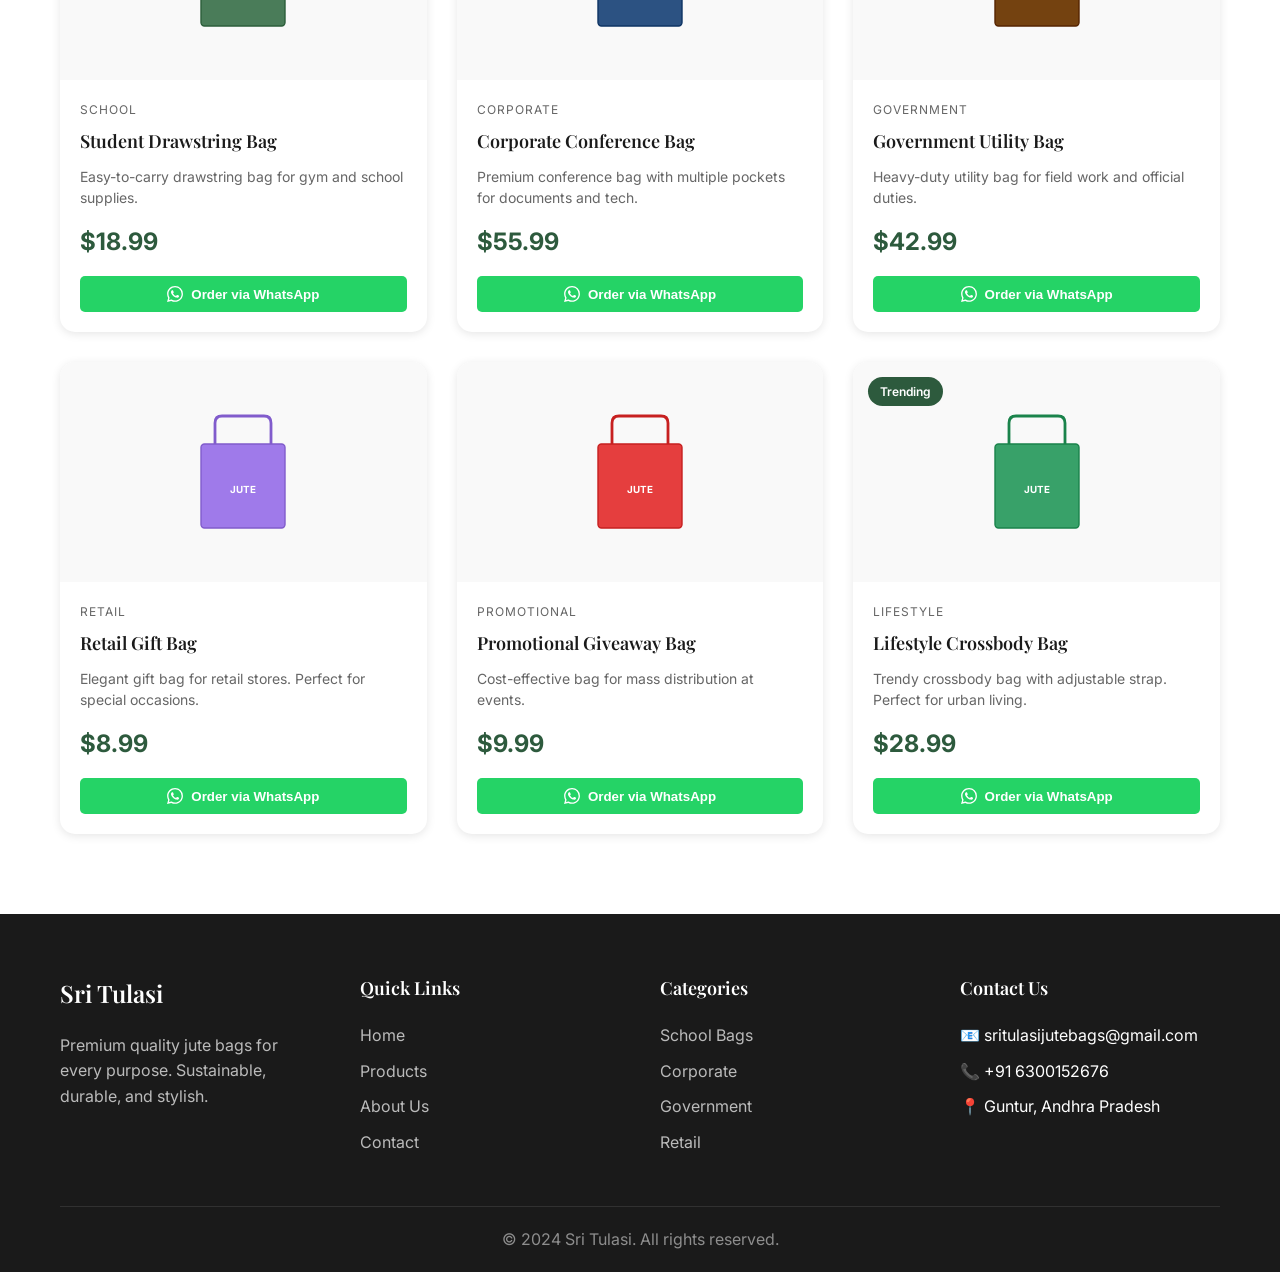
<file: products.html>
<!DOCTYPE html>
<html lang="en">
<head>
    <meta charset="UTF-8">
    <meta name="viewport" content="width=device-width, initial-scale=1.0">
    <title>Products - EcoJute</title>
    <link rel="stylesheet" href="styles.css">
    <link rel="preconnect" href="https://fonts.googleapis.com">
    <link rel="preconnect" href="https://fonts.gstatic.com" crossorigin>
    <link href="https://fonts.googleapis.com/css2?family=Playfair+Display:wght@400;600;700&family=Inter:wght@300;400;500;600;700&display=swap" rel="stylesheet">
</head>
<body>
    <!-- Navigation -->
    <nav class="navbar">
        <div class="nav-container">
            <div class="nav-logo">
                <h1>Sri Tulasi</h1>
                <p>Premium Jute Bags</p>
            </div>
            <ul class="nav-menu">
                <li><a href="index.html">Home</a></li>
                <li><a href="products.html" class="active">Products</a></li>
                <li><a href="about.html">About</a></li>
                <li><a href="contact.html">Contact</a></li>
            </ul>
            <div class="hamburger">
                <span></span>
                <span></span>
                <span></span>
            </div>
        </div>
    </nav>

    <!-- Products Header -->
    <section class="page-header">
        <div class="container">
            <h1>Our Products</h1>
            <p>Explore our wide range of premium jute bags for every purpose</p>
        </div>
    </section>

    <!-- Category Filter -->
    <section class="category-filter">
        <div class="container">
            <div class="filter-buttons">
                <button class="filter-btn active" data-category="all">All Products</button>
                <button class="filter-btn" data-category="school">School</button>
                <button class="filter-btn" data-category="corporate">Corporate</button>
                <button class="filter-btn" data-category="government">Government</button>
                <button class="filter-btn" data-category="retail">Retail</button>
                <button class="filter-btn" data-category="promotional">Promotional</button>
                <button class="filter-btn" data-category="lifestyle">Lifestyle</button>
            </div>
        </div>
    </section>

    <!-- Products Grid -->
    <section class="products-section">
        <div class="container">
            <div class="products-grid" id="products-grid">
                <!-- Products will be loaded dynamically -->
            </div>
        </div>
    </section>

    <!-- Footer -->
    <footer class="footer">
        <div class="container">
            <div class="footer-grid">
                <div class="footer-section">
                    <h3>Sri Tulasi</h3>
                    <p>Premium quality jute bags for every purpose. Sustainable, durable, and stylish.</p>
                </div>
                <div class="footer-section">
                    <h4>Quick Links</h4>
                    <ul>
                        <li><a href="index.html">Home</a></li>
                        <li><a href="products.html">Products</a></li>
                        <li><a href="about.html">About Us</a></li>
                        <li><a href="contact.html">Contact</a></li>
                    </ul>
                </div>
                <div class="footer-section">
                    <h4>Categories</h4>
                    <ul>
                        <li><a href="products.html?category=school">School Bags</a></li>
                        <li><a href="products.html?category=corporate">Corporate</a></li>
                        <li><a href="products.html?category=government">Government</a></li>
                        <li><a href="products.html?category=retail">Retail</a></li>
                    </ul>
                </div>
                <div class="footer-section">
                    <h4>Contact Us</h4>
                    <ul>
                        <li>📧 sritulasijutebags@gmail.com</li>
                        <li>📞 +91 6300152676</li>
                        <li>📍 Guntur, Andhra Pradesh</li>
                    </ul>
                </div>
            </div>
            <div class="footer-bottom">
                <p>&copy; 2024 Sri Tulasi. All rights reserved.</p>
            </div>
        </div>
    </footer>

    <script src="script.js"></script>
</body>
</html>
</file>
<file: styles.css>
/* Reset and Base Styles */
* {
    margin: 0;
    padding: 0;
    box-sizing: border-box;
}

:root {
    --primary-color: #2D5A3D;
    --secondary-color: #8B7355;
    --accent-color: #D4A574;
    --text-dark: #1A1A1A;
    --text-light: #666666;
    --bg-light: #F9F9F9;
    --bg-white: #FFFFFF;
    --border-color: #E0E0E0;
    --shadow: 0 2px 10px rgba(0, 0, 0, 0.1);
    --shadow-lg: 0 4px 20px rgba(0, 0, 0, 0.15);
}

body {
    font-family: 'Inter', sans-serif;
    color: var(--text-dark);
    line-height: 1.6;
    background-color: var(--bg-white);
}

h1, h2, h3, h4, h5, h6 {
    font-family: 'Playfair Display', serif;
    font-weight: 600;
    color: var(--text-dark);
}

a {
    text-decoration: none;
    color: inherit;
    transition: all 0.3s ease;
}

ul {
    list-style: none;
}

img {
    max-width: 100%;
    height: auto;
}

.container {
    max-width: 1200px;
    margin: 0 auto;
    padding: 0 20px;
}

/* Navigation */
.navbar {
    background: var(--bg-white);
    box-shadow: var(--shadow);
    position: sticky;
    top: 0;
    z-index: 1000;
}

.nav-container {
    display: flex;
    justify-content: space-between;
    align-items: center;
    padding: 15px 20px;
    max-width: 1200px;
    margin: 0 auto;
}

.nav-logo h1 {
    font-size: 28px;
    color: var(--primary-color);
    margin-bottom: 0;
}

.nav-logo p {
    font-size: 12px;
    color: var(--text-light);
    font-family: 'Inter', sans-serif;
    margin-top: -5px;
}

.nav-menu {
    display: flex;
    align-items: center;
    gap: 30px;
}

.nav-menu a {
    font-weight: 500;
    color: var(--text-dark);
    position: relative;
}

.nav-menu a:hover,
.nav-menu a.active {
    color: var(--primary-color);
}

.nav-menu a.active::after {
    content: '';
    position: absolute;
    bottom: -5px;
    left: 0;
    width: 100%;
    height: 2px;
    background: var(--primary-color);
}

.cart-icon {
    position: relative;
    display: flex;
    align-items: center;
    gap: 5px;
}

.cart-count {
    background: var(--primary-color);
    color: white;
    font-size: 12px;
    padding: 2px 6px;
    border-radius: 50%;
    font-weight: 600;
}

.hamburger {
    display: none;
    flex-direction: column;
    cursor: pointer;
    gap: 5px;
}

.hamburger span {
    width: 25px;
    height: 3px;
    background: var(--text-dark);
    transition: all 0.3s ease;
}

/* Buttons */
.btn {
    display: inline-block;
    padding: 12px 30px;
    border-radius: 5px;
    font-weight: 600;
    cursor: pointer;
    transition: all 0.3s ease;
    border: none;
    font-family: 'Inter', sans-serif;
}

.btn-primary {
    background: var(--primary-color);
    color: white;
}

.btn-primary:hover {
    background: #1E3D2A;
    transform: translateY(-2px);
}

.btn-secondary {
    background: var(--secondary-color);
    color: white;
}

.btn-secondary:hover {
    background: #6B5344;
    transform: translateY(-2px);
}

.btn:disabled {
    opacity: 0.5;
    cursor: not-allowed;
    transform: none;
}

/* Hero Section */
.hero {
    display: grid;
    grid-template-columns: 1fr 1fr;
    gap: 50px;
    padding: 80px 20px;
    max-width: 1200px;
    margin: 0 auto;
    align-items: center;
}

.hero-content h1 {
    font-size: 48px;
    margin-bottom: 20px;
    line-height: 1.2;
}

.hero-content h1 span {
    color: var(--primary-color);
}

.hero-content p {
    font-size: 18px;
    color: var(--text-light);
    margin-bottom: 30px;
    max-width: 500px;
}

.hero-buttons {
    display: flex;
    gap: 15px;
}

.hero-image {
    display: flex;
    justify-content: center;
    align-items: center;
}

.hero-bag-showcase {
    position: relative;
}

.bag-card.featured {
    background: var(--bg-light);
    border-radius: 20px;
    padding: 40px;
    box-shadow: var(--shadow-lg);
}

.bag-image {
    display: flex;
    justify-content: center;
}

.bag-svg {
    width: 200px;
    height: 200px;
}

/* Features Section */
.features {
    padding: 80px 20px;
    background: var(--bg-light);
}

.section-title {
    text-align: center;
    font-size: 36px;
    margin-bottom: 50px;
    color: var(--primary-color);
}

.features-grid {
    display: grid;
    grid-template-columns: repeat(auto-fit, minmax(250px, 1fr));
    gap: 30px;
    max-width: 1200px;
    margin: 0 auto;
}

.feature-card {
    background: var(--bg-white);
    padding: 30px;
    border-radius: 10px;
    text-align: center;
    box-shadow: var(--shadow);
    transition: transform 0.3s ease;
}

.feature-card:hover {
    transform: translateY(-5px);
}

.feature-icon {
    width: 60px;
    height: 60px;
    margin: 0 auto 20px;
    background: var(--primary-color);
    border-radius: 50%;
    display: flex;
    align-items: center;
    justify-content: center;
    color: white;
}

.feature-card h3 {
    margin-bottom: 15px;
    font-size: 20px;
}

.feature-card p {
    color: var(--text-light);
    font-size: 14px;
}

/* Categories Section */
.categories {
    padding: 80px 20px;
}

.categories-grid {
    display: grid;
    grid-template-columns: repeat(auto-fit, minmax(280px, 1fr));
    gap: 25px;
    max-width: 1200px;
    margin: 0 auto;
}

.category-card {
    background: var(--bg-white);
    border-radius: 15px;
    overflow: hidden;
    box-shadow: var(--shadow);
    transition: all 0.3s ease;
    display: block;
}

.category-card:hover {
    transform: translateY(-5px);
    box-shadow: var(--shadow-lg);
}

.category-image {
    height: 180px;
    background: var(--bg-light);
    display: flex;
    align-items: center;
    justify-content: center;
    padding: 20px;
}

.category-svg {
    width: 100px;
    height: 100px;
}

.category-info {
    padding: 20px;
    text-align: center;
}

.category-info h3 {
    font-size: 20px;
    margin-bottom: 8px;
    color: var(--primary-color);
}

.category-info p {
    color: var(--text-light);
    font-size: 14px;
}

/* Products Section */
.featured-products {
    padding: 80px 20px;
    background: var(--bg-light);
}

.products-section {
    padding: 40px 20px 80px;
}

.products-grid {
    display: grid;
    grid-template-columns: repeat(auto-fill, minmax(280px, 1fr));
    gap: 30px;
    max-width: 1200px;
    margin: 0 auto;
}

.product-card {
    background: var(--bg-white);
    border-radius: 15px;
    overflow: hidden;
    box-shadow: var(--shadow);
    transition: all 0.3s ease;
}

.product-card:hover {
    transform: translateY(-5px);
    box-shadow: var(--shadow-lg);
}

.product-image {
    height: 220px;
    background: var(--bg-light);
    display: flex;
    align-items: center;
    justify-content: center;
    padding: 20px;
    position: relative;
}

.product-image svg {
    width: 140px;
    height: 140px;
}

.product-badge {
    position: absolute;
    top: 15px;
    left: 15px;
    background: var(--primary-color);
    color: white;
    padding: 5px 12px;
    border-radius: 20px;
    font-size: 12px;
    font-weight: 600;
}

.product-info {
    padding: 20px;
}

.product-category {
    font-size: 12px;
    color: var(--text-light);
    text-transform: uppercase;
    letter-spacing: 1px;
    margin-bottom: 8px;
}

.product-title {
    font-size: 18px;
    margin-bottom: 10px;
    color: var(--text-dark);
}

.product-description {
    font-size: 14px;
    color: var(--text-light);
    margin-bottom: 15px;
    line-height: 1.5;
}

.product-price {
    font-size: 24px;
    font-weight: 700;
    color: var(--primary-color);
    margin-bottom: 15px;
}

.product-actions {
    display: flex;
    gap: 10px;
}

.add-to-cart {
    flex: 1;
    padding: 10px 15px;
    background: var(--primary-color);
    color: white;
    border: none;
    border-radius: 5px;
    font-weight: 600;
    cursor: pointer;
    transition: all 0.3s ease;
}

.add-to-cart:hover {
    background: #1E3D2A;
}

.view-details {
    padding: 10px 15px;
    background: var(--secondary-color);
    color: white;
    border: none;
    border-radius: 5px;
    font-weight: 600;
    cursor: pointer;
    transition: all 0.3s ease;
}

.view-details:hover {
    background: #6B5344;
}

.whatsapp-btn {
    flex: 1;
    padding: 10px 15px;
    background: #25D366;
    color: white;
    border: none;
    border-radius: 5px;
    font-weight: 600;
    cursor: pointer;
    transition: all 0.3s ease;
    display: flex;
    align-items: center;
    justify-content: center;
    gap: 8px;
}

.whatsapp-btn:hover {
    background: #128C7E;
    transform: translateY(-2px);
}

.whatsapp-checkout-btn {
    width: 100%;
    margin-top: 10px;
    background: #25D366;
    color: white;
    display: flex;
    align-items: center;
    justify-content: center;
    gap: 8px;
}

.whatsapp-checkout-btn:hover {
    background: #128C7E;
}

.whatsapp-checkout-btn:disabled {
    opacity: 0.5;
    cursor: not-allowed;
}

/* Category Filter */
.category-filter {
    padding: 30px 20px;
    background: var(--bg-light);
}

.filter-buttons {
    display: flex;
    flex-wrap: wrap;
    gap: 10px;
    justify-content: center;
    max-width: 1200px;
    margin: 0 auto;
}

.filter-btn {
    padding: 10px 25px;
    border: 2px solid var(--primary-color);
    background: transparent;
    color: var(--primary-color);
    border-radius: 25px;
    font-weight: 600;
    cursor: pointer;
    transition: all 0.3s ease;
    font-family: 'Inter', sans-serif;
}

.filter-btn:hover,
.filter-btn.active {
    background: var(--primary-color);
    color: white;
}

/* Page Header */
.page-header {
    background: linear-gradient(135deg, var(--primary-color), #1E3D2A);
    color: white;
    padding: 60px 20px;
    text-align: center;
}

.page-header h1 {
    color: white;
    font-size: 42px;
    margin-bottom: 10px;
}

.page-header p {
    font-size: 18px;
    opacity: 0.9;
}

/* CTA Section */
.cta {
    padding: 80px 20px;
    background: var(--primary-color);
    color: white;
}

.cta-content {
    text-align: center;
    max-width: 700px;
    margin: 0 auto;
}

.cta-content h2 {
    color: white;
    font-size: 36px;
    margin-bottom: 20px;
}

.cta-content p {
    font-size: 18px;
    margin-bottom: 30px;
    opacity: 0.9;
}

.cta .btn-primary {
    background: white;
    color: var(--primary-color);
}

.cta .btn-primary:hover {
    background: var(--bg-light);
}

/* About Section */
.about-section {
    padding: 80px 20px;
}

.about-content {
    display: grid;
    grid-template-columns: 1fr 1fr;
    gap: 50px;
    align-items: center;
    max-width: 1200px;
    margin: 0 auto;
}

.about-text h2 {
    font-size: 36px;
    margin-bottom: 25px;
    color: var(--primary-color);
}

.about-text p {
    color: var(--text-light);
    margin-bottom: 20px;
    line-height: 1.8;
}

.about-visual {
    display: flex;
    justify-content: center;
}

.about-svg {
    width: 300px;
    height: 300px;
}

/* Values Section */
.values-section {
    padding: 80px 20px;
    background: var(--bg-light);
}

.values-grid {
    display: grid;
    grid-template-columns: repeat(auto-fit, minmax(250px, 1fr));
    gap: 30px;
    max-width: 1200px;
    margin: 0 auto;
}

.value-card {
    background: var(--bg-white);
    padding: 30px;
    border-radius: 10px;
    box-shadow: var(--shadow);
    position: relative;
}

.value-number {
    font-size: 48px;
    font-weight: 700;
    color: var(--primary-color);
    opacity: 0.2;
    position: absolute;
    top: 20px;
    right: 20px;
}

.value-card h3 {
    font-size: 22px;
    margin-bottom: 15px;
    color: var(--primary-color);
}

.value-card p {
    color: var(--text-light);
    line-height: 1.6;
}

/* Stats Section */
.stats-section {
    padding: 60px 20px;
    background: var(--primary-color);
    color: white;
}

.stats-grid {
    display: grid;
    grid-template-columns: repeat(auto-fit, minmax(200px, 1fr));
    gap: 30px;
    max-width: 1200px;
    margin: 0 auto;
    text-align: center;
}

.stat-number {
    font-size: 42px;
    font-weight: 700;
    margin-bottom: 10px;
}

.stat-label {
    font-size: 16px;
    opacity: 0.9;
}

/* Contact Section */
.contact-section {
    padding: 80px 20px;
}

.contact-grid {
    display: grid;
    grid-template-columns: 1fr 1fr;
    gap: 50px;
    max-width: 1200px;
    margin: 0 auto;
}

.contact-info h2 {
    font-size: 36px;
    margin-bottom: 20px;
    color: var(--primary-color);
}

.contact-info > p {
    color: var(--text-light);
    margin-bottom: 30px;
}

.contact-details {
    display: flex;
    flex-direction: column;
    gap: 25px;
}

.contact-item {
    display: flex;
    gap: 15px;
    align-items: flex-start;
}

.contact-icon {
    width: 50px;
    height: 50px;
    background: var(--primary-color);
    border-radius: 50%;
    display: flex;
    align-items: center;
    justify-content: center;
    color: white;
    flex-shrink: 0;
}

.contact-text h4 {
    font-size: 16px;
    margin-bottom: 5px;
    font-family: 'Inter', sans-serif;
}

.contact-text p {
    color: var(--text-light);
    font-size: 14px;
}

/* Contact Form */
.contact-form {
    background: var(--bg-light);
    padding: 40px;
    border-radius: 15px;
}

.contact-form h2 {
    font-size: 28px;
    margin-bottom: 25px;
    color: var(--primary-color);
}

.form-group {
    margin-bottom: 20px;
}

.form-group label {
    display: block;
    margin-bottom: 8px;
    font-weight: 600;
    color: var(--text-dark);
}

.form-group input,
.form-group textarea,
.form-group select {
    width: 100%;
    padding: 12px 15px;
    border: 1px solid var(--border-color);
    border-radius: 5px;
    font-family: 'Inter', sans-serif;
    font-size: 14px;
    transition: border-color 0.3s ease;
}

.form-group input:focus,
.form-group textarea:focus,
.form-group select:focus {
    outline: none;
    border-color: var(--primary-color);
}

.form-group textarea {
    resize: vertical;
}

/* Cart Section */
.cart-section {
    padding: 40px 20px 80px;
}

.cart-grid {
    display: grid;
    grid-template-columns: 1fr 350px;
    gap: 30px;
    max-width: 1200px;
    margin: 0 auto;
}

.cart-items {
    background: var(--bg-light);
    padding: 30px;
    border-radius: 15px;
}

.cart-item {
    display: flex;
    gap: 20px;
    padding: 20px;
    background: var(--bg-white);
    border-radius: 10px;
    margin-bottom: 15px;
    box-shadow: var(--shadow);
}

.cart-item-image {
    width: 100px;
    height: 100px;
    background: var(--bg-light);
    border-radius: 8px;
    display: flex;
    align-items: center;
    justify-content: center;
    flex-shrink: 0;
}

.cart-item-image svg {
    width: 70px;
    height: 70px;
}

.cart-item-details {
    flex: 1;
}

.cart-item-title {
    font-size: 16px;
    font-weight: 600;
    margin-bottom: 5px;
}

.cart-item-category {
    font-size: 12px;
    color: var(--text-light);
    margin-bottom: 10px;
}

.cart-item-price {
    font-size: 18px;
    font-weight: 700;
    color: var(--primary-color);
}

.cart-item-quantity {
    display: flex;
    align-items: center;
    gap: 10px;
    margin-top: 10px;
}

.quantity-btn {
    width: 30px;
    height: 30px;
    border: 1px solid var(--border-color);
    background: var(--bg-white);
    border-radius: 5px;
    cursor: pointer;
    font-weight: 600;
    transition: all 0.3s ease;
}

.quantity-btn:hover {
    background: var(--primary-color);
    color: white;
    border-color: var(--primary-color);
}

.quantity-value {
    font-weight: 600;
    min-width: 30px;
    text-align: center;
}

.remove-item {
    background: #E53E3E;
    color: white;
    border: none;
    padding: 8px 15px;
    border-radius: 5px;
    cursor: pointer;
    font-size: 12px;
    margin-top: 10px;
    transition: all 0.3s ease;
}

.remove-item:hover {
    background: #C53030;
}

.empty-cart {
    text-align: center;
    padding: 60px 20px;
}

.empty-cart-svg {
    width: 120px;
    height: 120px;
    margin: 0 auto 20px;
}

.empty-cart h3 {
    font-size: 24px;
    margin-bottom: 10px;
}

.empty-cart p {
    color: var(--text-light);
    margin-bottom: 20px;
}

/* Cart Summary */
.cart-summary {
    position: sticky;
    top: 100px;
}

.summary-card {
    background: var(--bg-light);
    padding: 30px;
    border-radius: 15px;
    box-shadow: var(--shadow);
}

.summary-card h2 {
    font-size: 24px;
    margin-bottom: 20px;
    color: var(--primary-color);
}

.summary-row {
    display: flex;
    justify-content: space-between;
    padding: 12px 0;
    border-bottom: 1px solid var(--border-color);
}

.summary-row.total {
    border-bottom: none;
    border-top: 2px solid var(--primary-color);
    margin-top: 10px;
    padding-top: 15px;
    font-size: 20px;
    font-weight: 700;
}

.summary-card .btn-primary {
    width: 100%;
    margin-top: 20px;
}

/* Modal */
.modal {
    display: none;
    position: fixed;
    top: 0;
    left: 0;
    width: 100%;
    height: 100%;
    background: rgba(0, 0, 0, 0.5);
    z-index: 2000;
    align-items: center;
    justify-content: center;
}

.modal.active {
    display: flex;
}

.modal-content {
    background: var(--bg-white);
    padding: 40px;
    border-radius: 15px;
    max-width: 500px;
    width: 90%;
    max-height: 90vh;
    overflow-y: auto;
    position: relative;
}

.modal-header {
    display: flex;
    justify-content: space-between;
    align-items: center;
    margin-bottom: 25px;
}

.modal-header h2 {
    font-size: 24px;
    color: var(--primary-color);
}

.close-modal {
    background: none;
    border: none;
    font-size: 30px;
    cursor: pointer;
    color: var(--text-light);
    line-height: 1;
}

.close-modal:hover {
    color: var(--text-dark);
}

.order-summary-mini {
    background: var(--bg-light);
    padding: 15px;
    border-radius: 8px;
    margin-bottom: 20px;
}

/* Footer */
.footer {
    background: var(--text-dark);
    color: white;
    padding: 60px 20px 20px;
}

.footer-grid {
    display: grid;
    grid-template-columns: repeat(auto-fit, minmax(200px, 1fr));
    gap: 40px;
    max-width: 1200px;
    margin: 0 auto;
    margin-bottom: 40px;
}

.footer-section h3,
.footer-section h4 {
    color: white;
    margin-bottom: 20px;
}

.footer-section h3 {
    font-size: 24px;
}

.footer-section h4 {
    font-size: 18px;
}

.footer-section p {
    color: rgba(255, 255, 255, 0.7);
    line-height: 1.6;
}

.footer-section ul li {
    margin-bottom: 10px;
}

.footer-section ul li a {
    color: rgba(255, 255, 255, 0.7);
}

.footer-section ul li a:hover {
    color: white;
}

.footer-bottom {
    text-align: center;
    padding-top: 20px;
    border-top: 1px solid rgba(255, 255, 255, 0.1);
    color: rgba(255, 255, 255, 0.5);
}

/* Text Center */
.text-center {
    text-align: center;
    margin-top: 40px;
}

/* Responsive Design */
@media (max-width: 968px) {
    .hero {
        grid-template-columns: 1fr;
        text-align: center;
    }

    .hero-content p {
        margin: 0 auto 30px;
    }

    .hero-buttons {
        justify-content: center;
    }

    .about-content {
        grid-template-columns: 1fr;
    }

    .contact-grid {
        grid-template-columns: 1fr;
    }

    .cart-grid {
        grid-template-columns: 1fr;
    }

    .cart-summary {
        position: static;
    }
}

@media (max-width: 768px) {
    .nav-menu {
        display: none;
        position: absolute;
        top: 100%;
        left: 0;
        width: 100%;
        background: var(--bg-white);
        flex-direction: column;
        padding: 20px;
        box-shadow: var(--shadow);
    }

    .nav-menu.active {
        display: flex;
    }

    .hamburger {
        display: flex;
    }

    .hero-content h1 {
        font-size: 36px;
    }

    .section-title {
        font-size: 28px;
    }

    .page-header h1 {
        font-size: 32px;
    }

    .features-grid,
    .categories-grid,
    .products-grid,
    .values-grid,
    .stats-grid {
        grid-template-columns: 1fr;
    }

    .filter-buttons {
        flex-direction: column;
        align-items: stretch;
    }

    .filter-btn {
        width: 100%;
    }
}

@media (max-width: 480px) {
    .hero-content h1 {
        font-size: 28px;
    }

    .hero-buttons {
        flex-direction: column;
    }

    .btn {
        width: 100%;
        text-align: center;
    }

    .cart-item {
        flex-direction: column;
    }

    .cart-item-image {
        width: 100%;
        height: 150px;
    }
}
</file>
